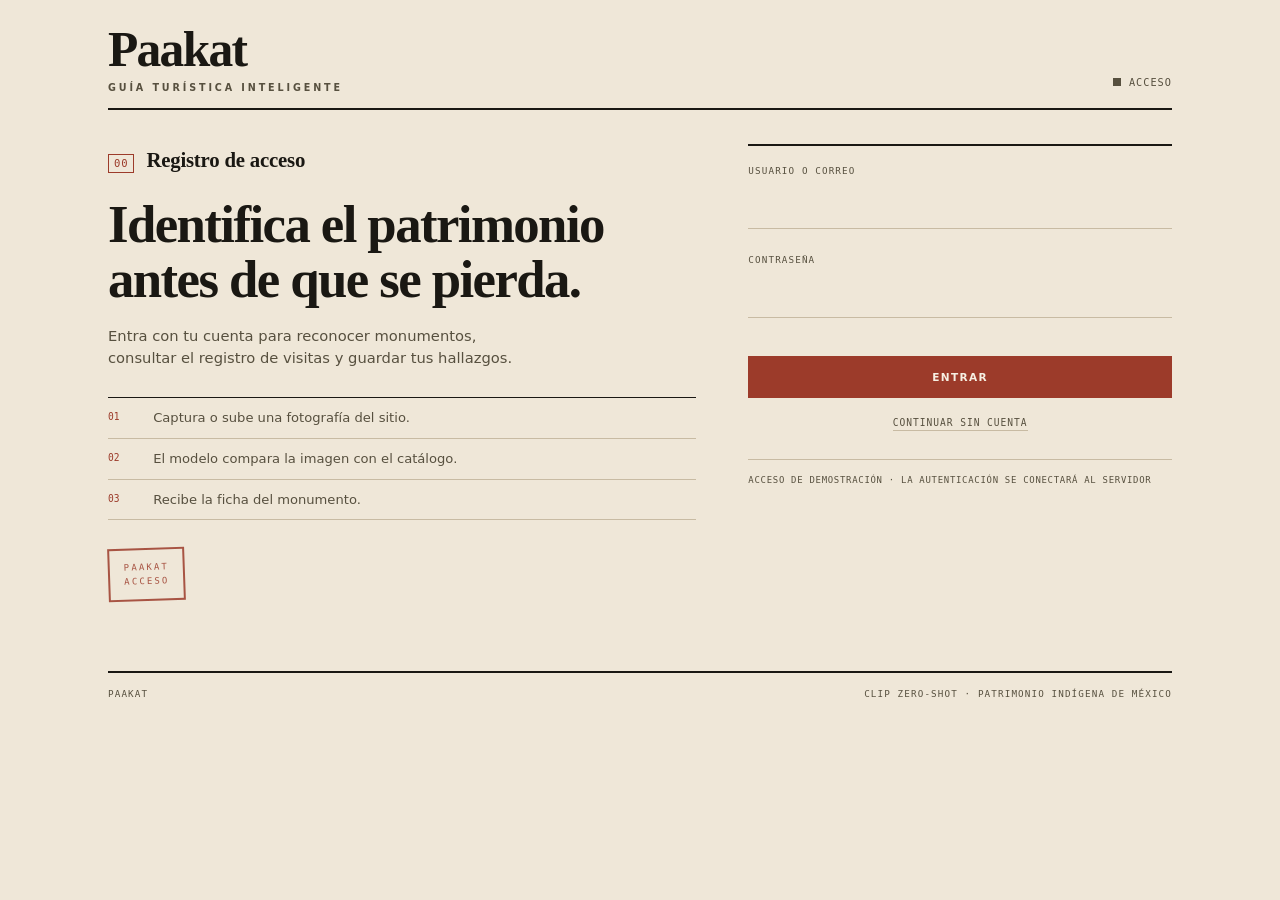
<file: web/login.html>
<!DOCTYPE html>
<html lang="es">
<head>
<meta charset="utf-8">
<meta name="viewport" content="width=device-width, initial-scale=1">
<title>Entrar · Paakat</title>
<link rel="stylesheet" href="css/styles.css">
<link rel="stylesheet" href="css/login.css">
</head>
<body>
<div class="page">

  <header class="masthead">
    <div class="wordmark">
      Paakat
      <small>Guía turística inteligente</small>
    </div>
    <div class="status">Acceso</div>
  </header>

  <main class="auth">

    <section class="auth-intro">
      <div class="sec-head">
        <span class="sec-num">00</span>
        <h2>Registro de acceso</h2>
      </div>

      <p class="auth-lead">Identifica el patrimonio antes de que se pierda.</p>
      <p class="auth-copy">Entra con tu cuenta para reconocer monumentos, consultar el registro de visitas y guardar tus hallazgos.</p>

      <ol class="auth-notes">
        <li><span>01</span> Captura o sube una fotografía del sitio.</li>
        <li><span>02</span> El modelo compara la imagen con el catálogo.</li>
        <li><span>03</span> Recibe la ficha del monumento.</li>
      </ol>

      <div class="stamp">Paakat<br>Acceso</div>
    </section>

    <section class="auth-panel">
      <form id="loginForm" novalidate>
        <div class="field-row">
          <label for="user">Usuario o correo</label>
          <input id="user" name="user" class="field" type="text" autocomplete="username" spellcheck="false" required>
        </div>

        <div class="field-row">
          <label for="password">Contraseña</label>
          <input id="password" name="password" class="field" type="password" autocomplete="current-password" required>
        </div>

        <p id="loginError" class="form-error" hidden></p>

        <button type="submit" class="btn primary wide">Entrar</button>
        <p class="form-note"><a href="index.html">Continuar sin cuenta</a></p>
      </form>

      <p class="form-foot">Acceso de demostración · la autenticación se conectará al servidor</p>
    </section>

  </main>

  <footer class="colophon">
    <span>Paakat</span>
    <span>CLIP zero-shot · Patrimonio indígena de México</span>
  </footer>

</div>

<script>
  const form = document.getElementById("loginForm");
  const user = document.getElementById("user");
  const password = document.getElementById("password");
  const error = document.getElementById("loginError");

  function showError(message) {
    error.textContent = message;
    error.hidden = false;
  }

  form.addEventListener("submit", (event) => {
    event.preventDefault();
    error.hidden = true;

    const name = user.value.trim();
    const secret = password.value;

    if (!name || !secret) {
      showError("Escribe usuario y contraseña.");
      return;
    }

    if (secret.length < 4) {
      showError("La contraseña debe tener al menos 4 caracteres.");
      return;
    }

    localStorage.setItem("paakat_session", JSON.stringify({
      user: name,
      at: Date.now()
    }));

    window.location.href = "index.html";
  });
</script>
</body>
</html>
</file>
<file: web/css/styles.css>
:root {
  --paper: #efe7d8;
  --field: #f6f0e3;
  --ink: #1a1813;
  --soft: #57503f;
  --rule: #c8bba3;
  --oxide: #9c3b2a;
  --olive: #4b5a3a;
  --serif: "Iowan Old Style", "Palatino Linotype", Palatino, Georgia, "Times New Roman", serif;
  --sans: "Segoe UI", system-ui, -apple-system, Roboto, Helvetica, Arial, sans-serif;
  --mono: ui-monospace, "Cascadia Mono", "SFMono-Regular", Consolas, monospace;
}

* { box-sizing: border-box; }
[hidden] { display: none !important; }
html { -webkit-text-size-adjust: 100%; }
body {
  margin: 0;
  background: var(--paper);
  color: var(--ink);
  font-family: var(--sans);
  line-height: 1.5;
  -webkit-font-smoothing: antialiased;
}

::selection { background: var(--oxide); color: var(--paper); }

.page {
  max-width: 1120px;
  margin: 0 auto;
  padding: 0 28px 64px;
}

.masthead {
  display: flex;
  align-items: flex-end;
  justify-content: space-between;
  gap: 18px;
  padding: 28px 0 16px;
  border-bottom: 2px solid var(--ink);
}

.wordmark {
  font-family: var(--serif);
  font-size: clamp(2rem, 5vw, 3.1rem);
  line-height: 0.88;
  letter-spacing: -0.035em;
  font-weight: 600;
}

.wordmark small {
  display: block;
  margin-top: 12px;
  font-family: var(--sans);
  font-size: 0.6rem;
  font-weight: 600;
  letter-spacing: 0.3em;
  text-transform: uppercase;
  color: var(--soft);
}

.status {
  flex: 0 0 auto;
  font-family: var(--mono);
  font-size: 0.64rem;
  letter-spacing: 0.1em;
  text-transform: uppercase;
  color: var(--soft);
  white-space: nowrap;
  padding-bottom: 2px;
}

.status::before {
  content: "";
  display: inline-block;
  width: 8px;
  height: 8px;
  margin-right: 8px;
  background: var(--soft);
}

.status.ok { color: var(--olive); }
.status.ok::before { background: var(--olive); }
.status.warn { color: #8a6a1f; }
.status.warn::before { background: #b08a2e; }
.status.err { color: var(--oxide); }
.status.err::before { background: var(--oxide); }

.layout {
  display: grid;
  grid-template-columns: minmax(0, 1.42fr) minmax(270px, 0.58fr);
  gap: 46px;
  padding-top: 30px;
}

@media (max-width: 880px) {
  .layout { grid-template-columns: 1fr; gap: 36px; }
}

.sec-head {
  display: flex;
  align-items: baseline;
  gap: 12px;
  margin: 0 0 16px;
}

.sec-num {
  font-family: var(--mono);
  font-size: 0.66rem;
  letter-spacing: 0.08em;
  color: var(--oxide);
  border: 1px solid var(--oxide);
  padding: 1px 5px;
  line-height: 1.4;
}

.sec-head h2 {
  margin: 0;
  font-family: var(--serif);
  font-size: 1.3rem;
  font-weight: 600;
  letter-spacing: -0.01em;
}

.sec-head p {
  margin: 0 0 0 auto;
  font-family: var(--mono);
  font-size: 0.6rem;
  letter-spacing: 0.12em;
  text-transform: uppercase;
  color: var(--soft);
}

@media (max-width: 520px) {
  .sec-head p { display: none; }
}

.viewfinder {
  position: relative;
  aspect-ratio: 4 / 3;
  display: grid;
  place-items: center;
  overflow: hidden;
  background: #161510;
  border: 2px solid var(--ink);
}

.viewfinder::after {
  content: "";
  position: absolute;
  inset: 9px;
  border: 1px dashed rgba(239, 231, 216, 0.28);
  pointer-events: none;
}

.viewfinder video,
.viewfinder img {
  width: 100%;
  height: 100%;
  object-fit: cover;
  display: block;
}

.empty {
  max-width: 26ch;
  padding: 20px;
  text-align: center;
  color: #c3b79c;
}

.empty span {
  display: block;
  margin-bottom: 6px;
  font-family: var(--serif);
  font-style: italic;
  font-size: 1.25rem;
}

.empty small {
  font-family: var(--mono);
  font-size: 0.58rem;
  letter-spacing: 0.11em;
  text-transform: uppercase;
  line-height: 1.7;
  color: #8f8674;
}

.controls {
  display: flex;
  flex-wrap: wrap;
  gap: 8px;
  margin-top: 14px;
}

.btn {
  appearance: none;
  display: inline-flex;
  align-items: center;
  justify-content: center;
  padding: 11px 15px;
  border: 1px solid var(--ink);
  border-radius: 0;
  background: transparent;
  color: var(--ink);
  font-family: var(--sans);
  font-size: 0.66rem;
  font-weight: 600;
  letter-spacing: 0.13em;
  line-height: 1;
  text-transform: uppercase;
  cursor: pointer;
  transition: background 0.15s ease, color 0.15s ease, border-color 0.15s ease;
}

.btn:hover:not(:disabled) { background: var(--ink); color: var(--paper); }
.btn:disabled { opacity: 0.35; cursor: not-allowed; }

.btn.primary {
  background: var(--oxide);
  border-color: var(--oxide);
  color: #f6efe2;
}

.btn.primary:hover:not(:disabled) {
  background: #7e2e21;
  border-color: #7e2e21;
}

.btn.wide { width: 100%; margin-top: 14px; padding: 15px; }
.btn.small { margin-top: 12px; padding: 8px 12px; font-size: 0.58rem; }

.btn:focus-visible,
.field:focus-visible,
summary:focus-visible {
  outline: 2px solid var(--oxide);
  outline-offset: 2px;
}

.hint {
  margin: 12px 0 0;
  font-size: 0.78rem;
  color: var(--soft);
}

.hint.error { color: var(--oxide); }

.result {
  margin-top: 42px;
  padding-top: 16px;
  border-top: 2px solid var(--ink);
}

.result-top {
  display: flex;
  align-items: center;
  justify-content: space-between;
  font-family: var(--mono);
  font-size: 0.62rem;
  letter-spacing: 0.12em;
  text-transform: uppercase;
}

.tag { color: var(--soft); }
.tag.ok { color: var(--olive); }
.tag.warn { color: #8a6a1f; }
.mono { font-family: var(--mono); }

.result h2 {
  margin: 0.5em 0 0.28em;
  font-family: var(--serif);
  font-size: clamp(2rem, 5.5vw, 3.1rem);
  font-weight: 600;
  line-height: 1;
  letter-spacing: -0.025em;
}

#resCategory {
  margin: 0 0 20px;
  font-size: 0.66rem;
  letter-spacing: 0.22em;
  text-transform: uppercase;
  color: var(--oxide);
}

.facts {
  display: grid;
  grid-template-columns: max-content 1fr;
  gap: 7px 18px;
  margin: 0 0 20px;
  font-size: 0.86rem;
}

.facts dt {
  padding-top: 3px;
  font-family: var(--mono);
  font-size: 0.6rem;
  letter-spacing: 0.1em;
  text-transform: uppercase;
  color: var(--soft);
}

.facts dd { margin: 0; }

.desc {
  max-width: 62ch;
  margin: 0 0 22px;
  font-family: var(--serif);
  font-size: 1.05rem;
  line-height: 1.62;
}

.desc::first-letter {
  float: left;
  padding: 4px 8px 0 0;
  font-size: 2.9em;
  line-height: 0.8;
  font-weight: 600;
  color: var(--oxide);
}

.meter {
  height: 16px;
  margin-bottom: 26px;
  border-top: 1px solid var(--ink);
  border-bottom: 1px solid var(--ink);
  background-image: repeating-linear-gradient(
    90deg,
    transparent 0,
    transparent calc(10% - 1px),
    var(--rule) calc(10% - 1px),
    var(--rule) 10%
  );
}

.meter span {
  display: block;
  width: 0;
  height: 100%;
  background: var(--olive);
  transition: width 0.6s ease;
}

.meter span.mid { background: #b08a2e; }
.meter span.low { background: var(--oxide); }

.subhead {
  margin: 0 0 10px;
  font-family: var(--mono);
  font-size: 0.6rem;
  font-weight: 600;
  letter-spacing: 0.18em;
  text-transform: uppercase;
  color: var(--soft);
}

.candidates {
  list-style: none;
  margin: 0;
  padding: 0;
}

.candidates li {
  display: grid;
  grid-template-columns: 1fr 84px 3.4rem;
  align-items: center;
  gap: 12px;
  padding: 8px 0;
  border-bottom: 1px dotted var(--rule);
  font-size: 0.86rem;
}

.candidates li:last-child { border-bottom: 0; }
.cand-label { overflow: hidden; text-overflow: ellipsis; white-space: nowrap; }

.cand-bar {
  display: block;
  height: 5px;
  background: rgba(26, 24, 19, 0.12);
}

.cand-bar i {
  display: block;
  height: 100%;
  background: var(--olive);
}

.cand-pct {
  font-family: var(--mono);
  font-size: 0.72rem;
  text-align: right;
  color: var(--soft);
}

.ledger {
  list-style: none;
  margin: 0;
  padding: 0;
}

.ledger > li {
  display: grid;
  grid-template-columns: 2rem 1fr auto;
  gap: 10px;
  align-items: baseline;
  padding: 10px 0;
  border-bottom: 1px solid var(--rule);
}

.ledger .idx {
  font-family: var(--mono);
  font-size: 0.62rem;
  color: var(--oxide);
}

.ledger .name { display: block; font-size: 0.9rem; }

.ledger time {
  display: block;
  margin-top: 3px;
  font-family: var(--mono);
  font-size: 0.6rem;
  color: var(--soft);
}

.ledger .pct {
  font-family: var(--mono);
  font-size: 0.72rem;
  color: var(--soft);
}

.ledger .placeholder-row {
  grid-template-columns: 1fr;
  color: var(--soft);
  font-size: 0.82rem;
}

.settings {
  margin-top: 36px;
  padding-top: 12px;
  border-top: 1px solid var(--ink);
}

.settings summary {
  list-style: none;
  font-family: var(--mono);
  font-size: 0.62rem;
  letter-spacing: 0.14em;
  text-transform: uppercase;
  cursor: pointer;
}

.settings summary::-webkit-details-marker { display: none; }

.settings summary::after {
  content: "[ + ]";
  float: right;
  color: var(--soft);
}

.settings[open] summary::after { content: "[ – ]"; }

.settings label {
  display: block;
  margin-top: 16px;
  font-family: var(--mono);
  font-size: 0.58rem;
  letter-spacing: 0.12em;
  text-transform: uppercase;
  color: var(--soft);
}

.field {
  width: 100%;
  margin-top: 7px;
  padding: 10px 12px;
  border: 1px solid var(--rule);
  border-radius: 0;
  background: var(--field);
  color: var(--ink);
  font-family: var(--mono);
  font-size: 0.74rem;
}

.settings p {
  margin: 10px 0 0;
  font-size: 0.74rem;
  color: var(--soft);
}

.colophon {
  display: flex;
  justify-content: space-between;
  gap: 12px;
  margin-top: 58px;
  padding-top: 14px;
  border-top: 2px solid var(--ink);
  font-family: var(--mono);
  font-size: 0.58rem;
  letter-spacing: 0.12em;
  text-transform: uppercase;
  color: var(--soft);
}

@media (max-width: 520px) {
  .page { padding: 0 18px 48px; }
  .masthead { align-items: flex-start; flex-direction: column; gap: 14px; }
  .colophon { flex-direction: column; }
}

.chat-toggle {
  position: fixed;
  right: 24px;
  bottom: 24px;
  z-index: 60;
  display: inline-flex;
  align-items: center;
  gap: 9px;
  padding: 14px 20px;
  border: 1px solid var(--ink);
  border-radius: 0;
  background: var(--oxide);
  color: #f6efe2;
  font-family: var(--sans);
  font-size: 0.66rem;
  font-weight: 600;
  letter-spacing: 0.16em;
  line-height: 1;
  text-transform: uppercase;
  cursor: pointer;
  box-shadow: 0 10px 30px rgba(26, 24, 19, 0.22);
  transition: background 0.15s ease, transform 0.15s ease;
}

.chat-toggle::before {
  content: "";
  width: 8px;
  height: 8px;
  background: currentColor;
}

.chat-toggle:hover { background: #7e2e21; }
.chat-toggle:active { transform: translateY(1px); }
.chat-toggle:focus-visible { outline: 2px solid var(--ink); outline-offset: 3px; }

.chat-panel {
  position: fixed;
  right: 24px;
  bottom: 84px;
  z-index: 60;
  display: flex;
  flex-direction: column;
  width: min(380px, calc(100vw - 32px));
  max-height: min(560px, calc(100vh - 120px));
  border: 2px solid var(--ink);
  background: var(--paper);
  box-shadow: 0 18px 50px rgba(26, 24, 19, 0.28);
}

.chat-head {
  display: flex;
  align-items: flex-start;
  justify-content: space-between;
  gap: 12px;
  padding: 14px 16px;
  border-bottom: 2px solid var(--ink);
  background: var(--field);
}

.chat-head h2 {
  margin: 0;
  font-family: var(--serif);
  font-size: 1.15rem;
  font-weight: 600;
  letter-spacing: -0.01em;
}

.chat-head p {
  margin: 4px 0 0;
  font-family: var(--mono);
  font-size: 0.56rem;
  letter-spacing: 0.12em;
  text-transform: uppercase;
  color: var(--soft);
}

.chat-close {
  appearance: none;
  padding: 0 2px;
  border: 0;
  background: transparent;
  color: var(--ink);
  font-size: 1.4rem;
  line-height: 1;
  cursor: pointer;
}

.chat-close:hover { color: var(--oxide); }
.chat-close:focus-visible { outline: 2px solid var(--oxide); outline-offset: 2px; }

.chat-log {
  flex: 1 1 auto;
  display: flex;
  flex-direction: column;
  gap: 10px;
  padding: 16px;
  overflow-y: auto;
}

.chat-msg {
  align-self: flex-start;
  max-width: 88%;
  padding: 10px 13px;
  border: 1px solid var(--rule);
  background: var(--field);
  font-size: 0.85rem;
  line-height: 1.5;
  white-space: pre-wrap;
  overflow-wrap: anywhere;
}

.chat-msg.user {
  align-self: flex-end;
  background: var(--ink);
  border-color: var(--ink);
  color: var(--paper);
}

.chat-msg.typing {
  color: var(--soft);
  font-style: italic;
}

.chat-form {
  display: flex;
  gap: 8px;
  padding: 12px;
  border-top: 1px solid var(--ink);
  background: var(--field);
}

.chat-input {
  flex: 1 1 auto;
  min-width: 0;
  padding: 10px 12px;
  border: 1px solid var(--rule);
  border-radius: 0;
  background: var(--paper);
  color: var(--ink);
  font-family: var(--sans);
  font-size: 0.85rem;
}

.chat-input:focus-visible { outline: 2px solid var(--oxide); outline-offset: 1px; }

.chat-send {
  padding: 10px 16px;
  border: 1px solid var(--oxide);
  border-radius: 0;
  background: var(--oxide);
  color: #f6efe2;
  font-family: var(--sans);
  font-size: 0.6rem;
  font-weight: 600;
  letter-spacing: 0.14em;
  text-transform: uppercase;
  cursor: pointer;
  transition: background 0.15s ease;
}

.chat-send:hover:not(:disabled) { background: #7e2e21; }
.chat-send:disabled { opacity: 0.4; cursor: not-allowed; }
.chat-send:focus-visible { outline: 2px solid var(--ink); outline-offset: 2px; }

@media (max-width: 520px) {
  .chat-toggle { right: 16px; bottom: 16px; }
  .chat-panel {
    right: 16px;
    left: 16px;
    bottom: 72px;
    width: auto;
    max-height: calc(100vh - 110px);
  }
}
</file>
<file: web/css/login.css>
.auth {
  display: grid;
  grid-template-columns: minmax(0, 1fr) minmax(320px, 0.72fr);
  gap: 52px;
  align-items: start;
  padding-top: 34px;
}

@media (max-width: 880px) {
  .auth { grid-template-columns: 1fr; gap: 34px; }
}

.auth-intro { padding-bottom: 12px; }

.auth-lead {
  margin: 22px 0 18px;
  font-family: var(--serif);
  font-size: clamp(2rem, 4.6vw, 3.3rem);
  font-weight: 600;
  line-height: 1.04;
  letter-spacing: -0.03em;
}

.auth-copy {
  max-width: 46ch;
  margin: 0 0 28px;
  font-size: 0.92rem;
  color: var(--soft);
}

.auth-notes {
  list-style: none;
  margin: 0;
  padding: 0;
  border-top: 1px solid var(--ink);
}

.auth-notes li {
  display: grid;
  grid-template-columns: 2.2rem 1fr;
  gap: 10px;
  padding: 10px 0;
  border-bottom: 1px solid var(--rule);
  font-size: 0.82rem;
  color: var(--soft);
}

.auth-notes span {
  padding-top: 2px;
  font-family: var(--mono);
  font-size: 0.6rem;
  color: var(--oxide);
}

.stamp {
  display: inline-block;
  margin-top: 28px;
  padding: 10px 14px;
  border: 2px solid var(--oxide);
  color: var(--oxide);
  font-family: var(--mono);
  font-size: 0.56rem;
  letter-spacing: 0.24em;
  line-height: 1.6;
  text-transform: uppercase;
  transform: rotate(-2deg);
  opacity: 0.85;
}

.auth-panel {
  padding-top: 18px;
  border-top: 2px solid var(--ink);
}

.field-row { margin-bottom: 24px; }

.field-row label {
  display: block;
  margin-bottom: 6px;
  font-family: var(--mono);
  font-size: 0.58rem;
  letter-spacing: 0.12em;
  text-transform: uppercase;
  color: var(--soft);
}

.auth-panel .field {
  width: 100%;
  padding: 9px 0;
  border: 0;
  border-bottom: 1px solid var(--rule);
  border-radius: 0;
  background: transparent;
  color: var(--ink);
  font-family: var(--sans);
  font-size: 1rem;
}

.auth-panel .field:focus {
  outline: none;
  border-bottom-color: var(--oxide);
}

.auth-panel .field:focus-visible {
  outline: 2px solid var(--oxide);
  outline-offset: 4px;
}

.form-error {
  margin: 0 0 16px;
  font-family: var(--mono);
  font-size: 0.68rem;
  letter-spacing: 0.04em;
  color: var(--oxide);
}

.form-note {
  margin: 18px 0 0;
  text-align: center;
  font-family: var(--mono);
  font-size: 0.6rem;
  letter-spacing: 0.1em;
  text-transform: uppercase;
}

.form-note a {
  padding-bottom: 2px;
  border-bottom: 1px solid var(--rule);
  color: var(--soft);
  text-decoration: none;
}

.form-note a:hover {
  border-color: var(--oxide);
  color: var(--oxide);
}

.form-foot {
  margin: 28px 0 0;
  padding-top: 12px;
  border-top: 1px solid var(--rule);
  font-family: var(--mono);
  font-size: 0.56rem;
  letter-spacing: 0.08em;
  line-height: 1.8;
  text-transform: uppercase;
  color: var(--soft);
}
</file>
